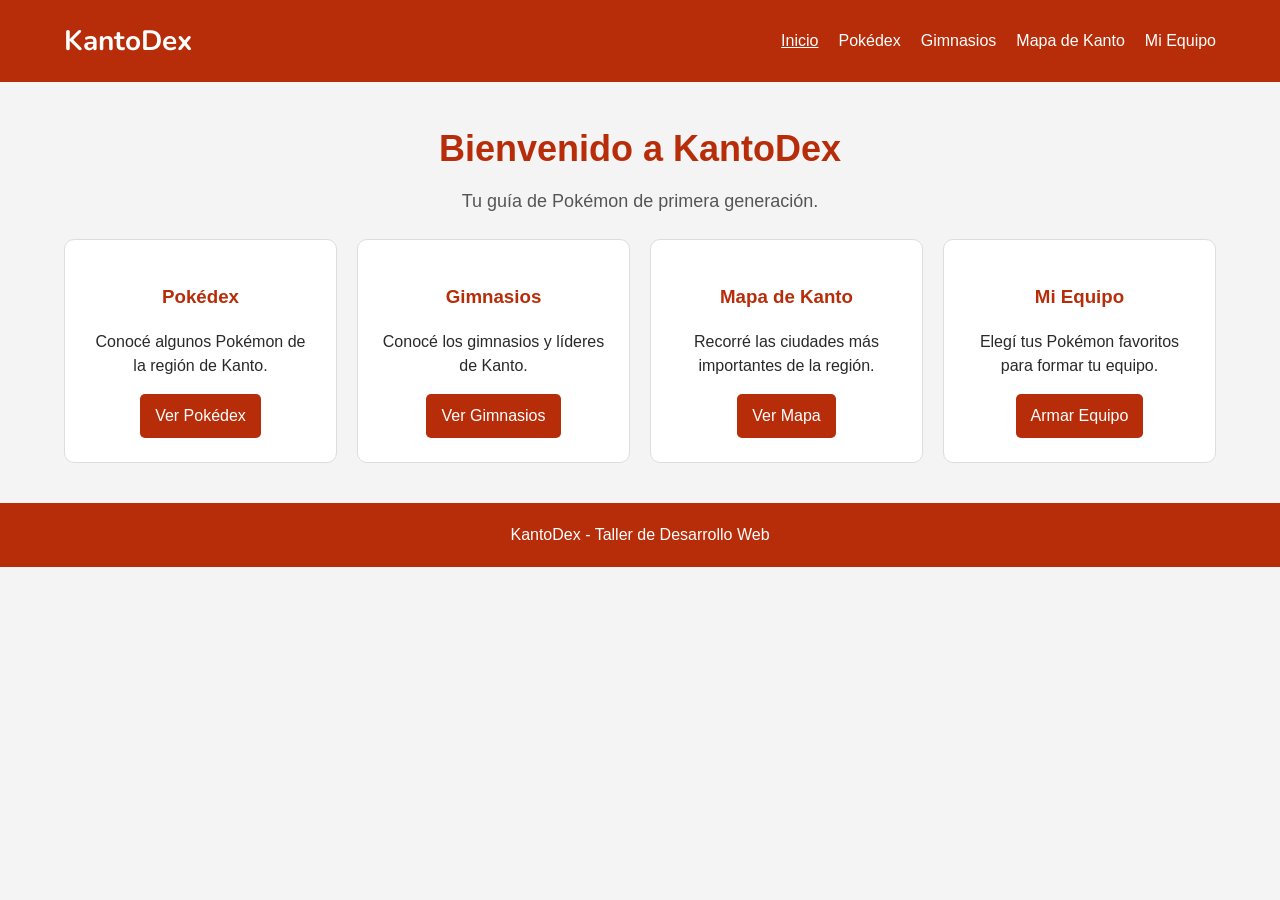
<file: primera-entrega/index.html>
<!DOCTYPE html>
<html lang="es">
    <head>
        <meta charset="UTF-8">
        <meta name="viewport" content="width=device-width, initial-scale=1.0">
        <meta name="author" content="nikoaseff, AlitoBrasca y Aleapx">
        <meta name="description" content="Explorá KantoDex: Pokémon, gimnasios, ciudades de Kanto y tu propio equipo.">
        <meta name="keywords" content="KantoDex, Pokémon, Kanto, Pokédex, gimnasios, equipo">
        <title>
            Inicio - KantoDex
        </title>
        <link rel="icon" type="image/svg+xml" href="imagenes/favicon.svg">
        <link rel="stylesheet" href="https://fonts.googleapis.com/css2?family=Nunito:wght@700&amp;display=swap">
        <link rel="stylesheet" href="css/style.css">
    </head>
    <body>
        <header>
            <h1>
                KantoDex
            </h1>
            <nav>
                <a href="index.html" aria-current="page">
                    Inicio
                </a>
                <a href="pokedex.html">
                    Pokédex
                </a>
                <a href="gimnasios.html">
                    Gimnasios
                </a>
                <a href="mapa.html">
                    Mapa de Kanto
                </a>
                <a href="equipo.html">
                    Mi Equipo
                </a>
            </nav>
        </header>
        <main>
            <div class="contenido">
            <section class="presentacion">
                <h2>
                    Bienvenido a KantoDex
                </h2>
                <p>
                    Tu guía de Pokémon de primera generación.
                </p>
            </section>
            <section class="operaciones">
                <div class="tarjeta">
                    <h3>
                        Pokédex
                    </h3>
                    <p>
                        Conocé algunos Pokémon de la región de Kanto.
                    </p>
                    <a href="pokedex.html">
                        Ver Pokédex
                    </a>
                </div>
                <div class="tarjeta">
                    <h3>
                        Gimnasios
                    </h3>
                    <p>
                        Conocé los gimnasios y líderes de Kanto.
                    </p>
                    <a href="gimnasios.html">
                        Ver Gimnasios
                    </a>
                </div>
                <div class="tarjeta">
                    <h3>
                        Mapa de Kanto
                    </h3>
                    <p>
                        Recorré las ciudades más importantes de la región.
                    </p>
                    <a href="mapa.html">
                        Ver Mapa
                    </a>
                </div>
                <div class="tarjeta">
                    <h3>
                        Mi Equipo
                    </h3>
                    <p>
                        Elegí tus Pokémon favoritos para formar tu equipo.
                    </p>
                    <a href="equipo.html">
                        Armar Equipo
                    </a>
                </div>
            </section>
            </div>
        </main>
        <footer>
            <p>
                KantoDex - Taller de Desarrollo Web
            </p>
        </footer>
    </body>
</html>
</file>
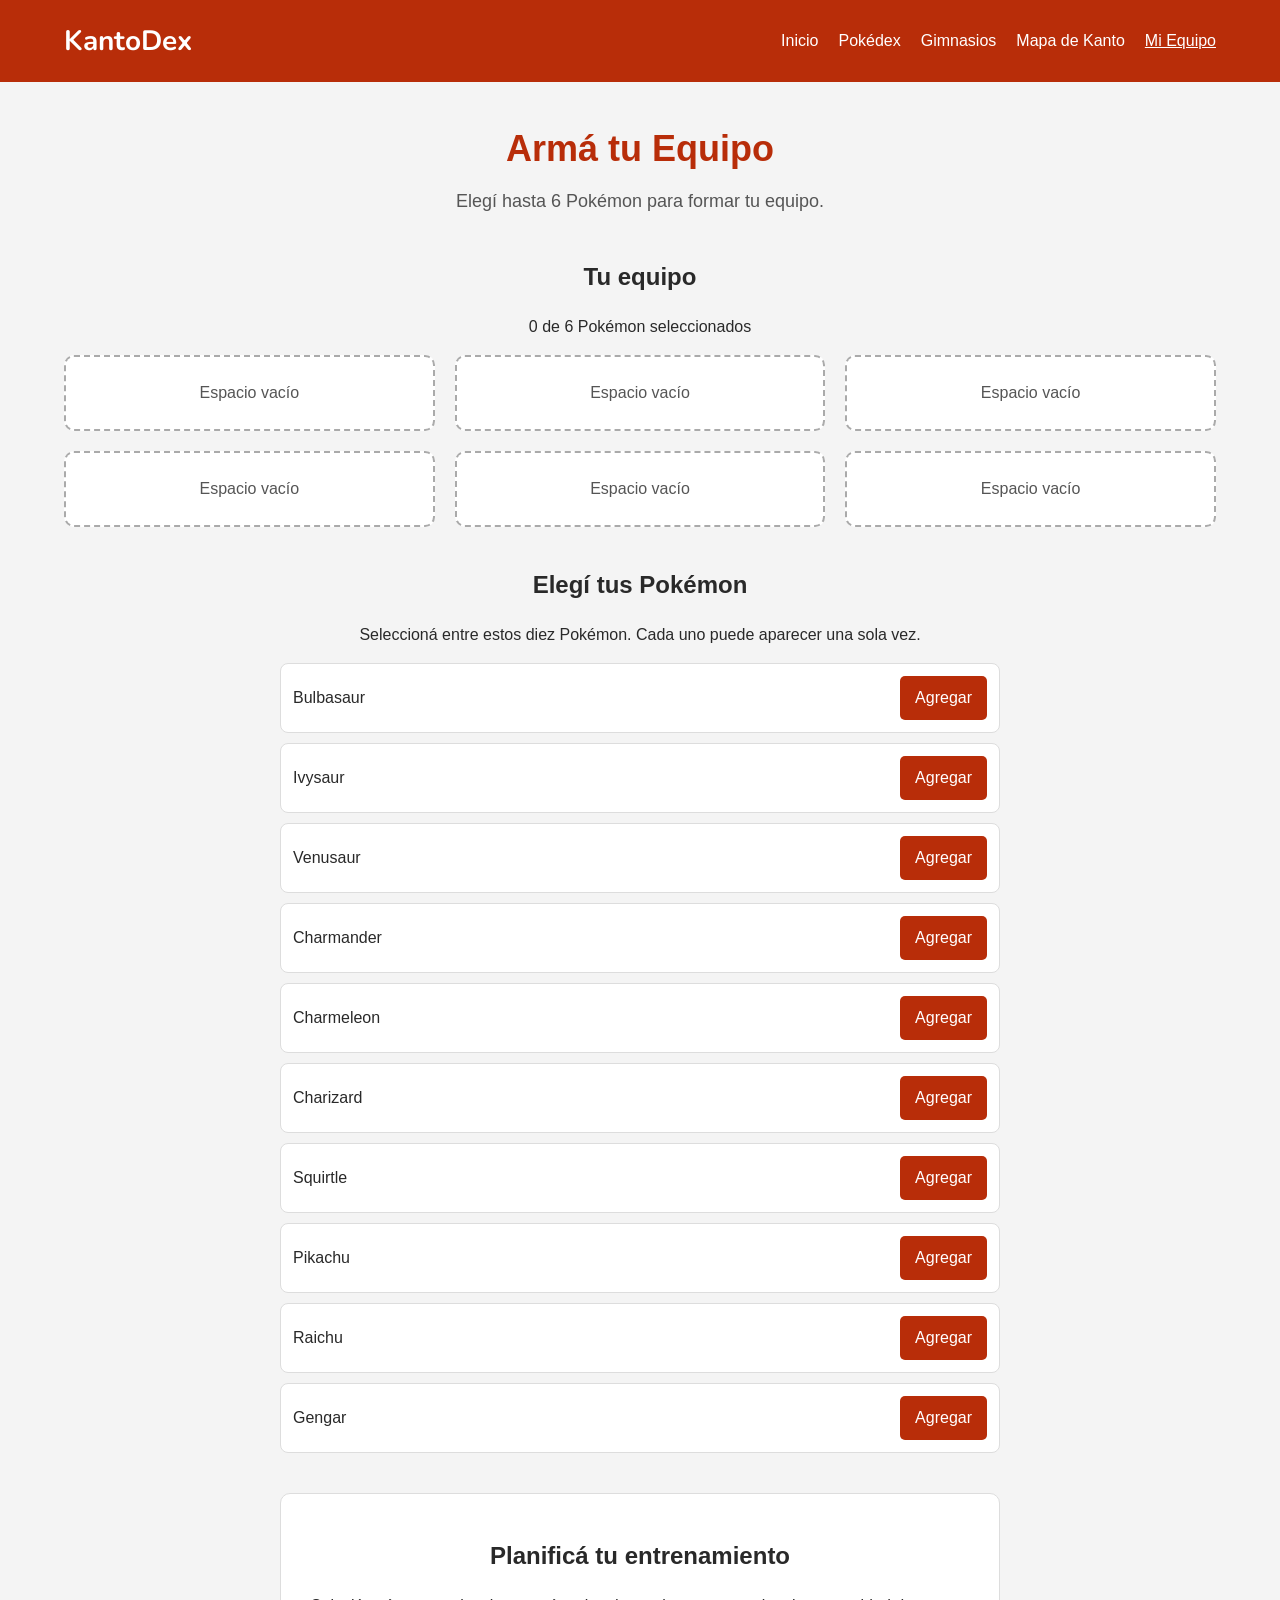
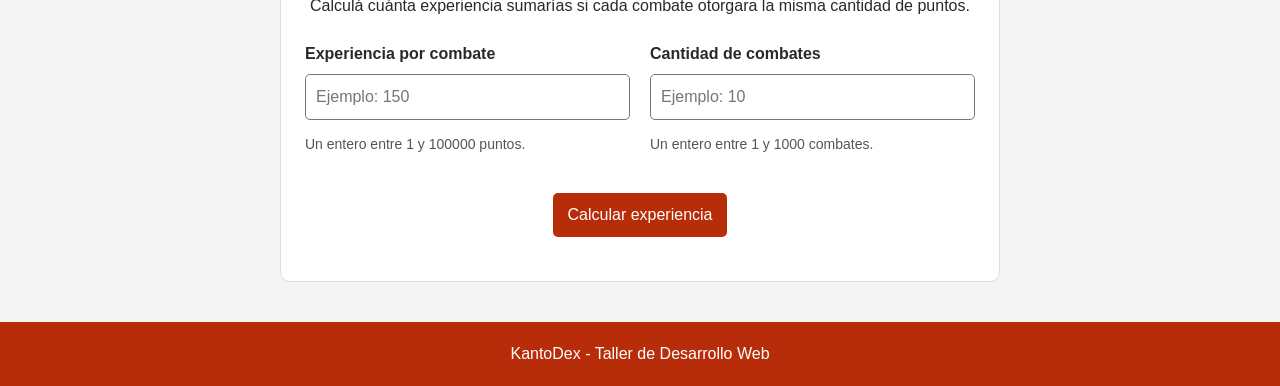
<file: primera-entrega/equipo.html>
<!DOCTYPE html>
<html lang="es">
    <head>
        <meta charset="UTF-8">
        <meta name="viewport" content="width=device-width, initial-scale=1.0">
        <meta name="author" content="nikoaseff, AlitoBrasca y Aleapx">
        <meta name="description" content="Elegí hasta seis Pokémon diferentes y guardá tu equipo en el navegador.">
        <meta name="keywords" content="KantoDex, Pokémon, Kanto, Pokédex, gimnasios, equipo">
        <title>
            Mi Equipo - KantoDex
        </title>
        <link rel="icon" type="image/svg+xml" href="imagenes/favicon.svg">
        <link rel="stylesheet" href="https://fonts.googleapis.com/css2?family=Nunito:wght@700&amp;display=swap">
        <link rel="stylesheet" href="css/style.css">
    </head>
    <body onload="cargarEquipo()">
        <header>
            <h1>
                KantoDex
            </h1>
            <nav>
                <a href="index.html">
                    Inicio
                </a>
                <a href="pokedex.html">
                    Pokédex
                </a>
                <a href="gimnasios.html">
                    Gimnasios
                </a>
                <a href="mapa.html">
                    Mapa de Kanto
                </a>
                <a href="equipo.html" aria-current="page">
                    Mi Equipo
                </a>
            </nav>
        </header>
        <main>
            <div class="contenido">
            <section class="presentacion">
                <h2>
                    Armá tu Equipo
                </h2>
                <p>
                    Elegí hasta 6 Pokémon para formar tu equipo.
                </p>
            </section>
            <section class="equipo">
                <h2>
                    Tu equipo
                </h2>
                <p id="cantidadEquipo" role="status" aria-live="polite">
                </p>
                <div class="slots-equipo">
                    <div class="slot">
                        Espacio vacío
                    </div>
                    <div class="slot">
                        Espacio vacío
                    </div>
                    <div class="slot">
                        Espacio vacío
                    </div>
                    <div class="slot">
                        Espacio vacío
                    </div>
                    <div class="slot">
                        Espacio vacío
                    </div>
                    <div class="slot">
                        Espacio vacío
                    </div>
                </div>
            </section>
            <section class="seleccion-pokemon">
                <h2>
                    Elegí tus Pokémon
                </h2>
                <p>
                    Seleccioná entre estos diez Pokémon. Cada uno puede aparecer una sola vez.
                </p>
                <div class="lista-seleccion">
                    <div class="pokemon-seleccion">
                        <span>
                            Bulbasaur
                        </span>
                        <button type="button" onclick="agregarPokemon('Bulbasaur')">
                            Agregar
                        </button>
                    </div>
                    <div class="pokemon-seleccion">
                        <span>
                            Ivysaur
                        </span>
                        <button type="button" onclick="agregarPokemon('Ivysaur')">
                            Agregar
                        </button>
                    </div>
                    <div class="pokemon-seleccion">
                        <span>
                            Venusaur
                        </span>
                        <button type="button" onclick="agregarPokemon('Venusaur')">
                            Agregar
                        </button>
                    </div>
                    <div class="pokemon-seleccion">
                        <span>
                            Charmander
                        </span>
                        <button type="button" onclick="agregarPokemon('Charmander')">
                            Agregar
                        </button>
                    </div>
                    <div class="pokemon-seleccion">
                        <span>
                            Charmeleon
                        </span>
                        <button type="button" onclick="agregarPokemon('Charmeleon')">
                            Agregar
                        </button>
                    </div>
                    <div class="pokemon-seleccion">
                        <span>
                            Charizard
                        </span>
                        <button type="button" onclick="agregarPokemon('Charizard')">
                            Agregar
                        </button>
                    </div>
                    <div class="pokemon-seleccion">
                        <span>
                            Squirtle
                        </span>
                        <button type="button" onclick="agregarPokemon('Squirtle')">
                            Agregar
                        </button>
                    </div>
                    <div class="pokemon-seleccion">
                        <span>
                            Pikachu
                        </span>
                        <button type="button" onclick="agregarPokemon('Pikachu')">
                            Agregar
                        </button>
                    </div>
                    <div class="pokemon-seleccion">
                        <span>
                            Raichu
                        </span>
                        <button type="button" onclick="agregarPokemon('Raichu')">
                            Agregar
                        </button>
                    </div>
                    <div class="pokemon-seleccion">
                        <span>
                            Gengar
                        </span>
                        <button type="button" onclick="agregarPokemon('Gengar')">
                            Agregar
                        </button>
                    </div>
                </div>
            </section>
            <section class="calculadora" aria-labelledby="tituloCalculo">
                <h2 id="tituloCalculo">
                    Planificá tu entrenamiento
                </h2>
                <p>
                    Calculá cuánta experiencia sumarías si cada combate otorgara la misma cantidad de puntos.
                </p>
                <form onsubmit="calcularExperiencia(event)" novalidate="">
                    <div class="campos-calculo">
                        <div>
                            <label for="experienciaCombate">
                                Experiencia por combate
                            </label>
                            <input type="number" id="experienciaCombate" min="1" max="100000" step="1" required="" placeholder="Ejemplo: 150" aria-describedby="ayudaExperiencia errorCalculo">
                            <p class="ayuda" id="ayudaExperiencia">
                                Un entero entre 1 y 100000 puntos.
                            </p>
                        </div>
                        <div>
                            <label for="cantidadCombates">
                                Cantidad de combates
                            </label>
                            <input type="number" id="cantidadCombates" min="1" max="1000" step="1" required="" placeholder="Ejemplo: 10" aria-describedby="ayudaCombates errorCalculo">
                            <p class="ayuda" id="ayudaCombates">
                                Un entero entre 1 y 1000 combates.
                            </p>
                        </div>
                    </div>
                    <button type="submit">
                        Calcular experiencia
                    </button>
                    <p class="error" id="errorCalculo" role="alert">
                    </p>
                    <output class="resultado" id="resultadoExperiencia" for="experienciaCombate cantidadCombates" aria-live="polite">
                    </output>
                </form>
            </section>
            </div>
        </main>
        <footer>
            <p>
                KantoDex - Taller de Desarrollo Web
            </p>
        </footer>
        <script src="js/equipo.js">
        </script>
    </body>
</html>
</file>
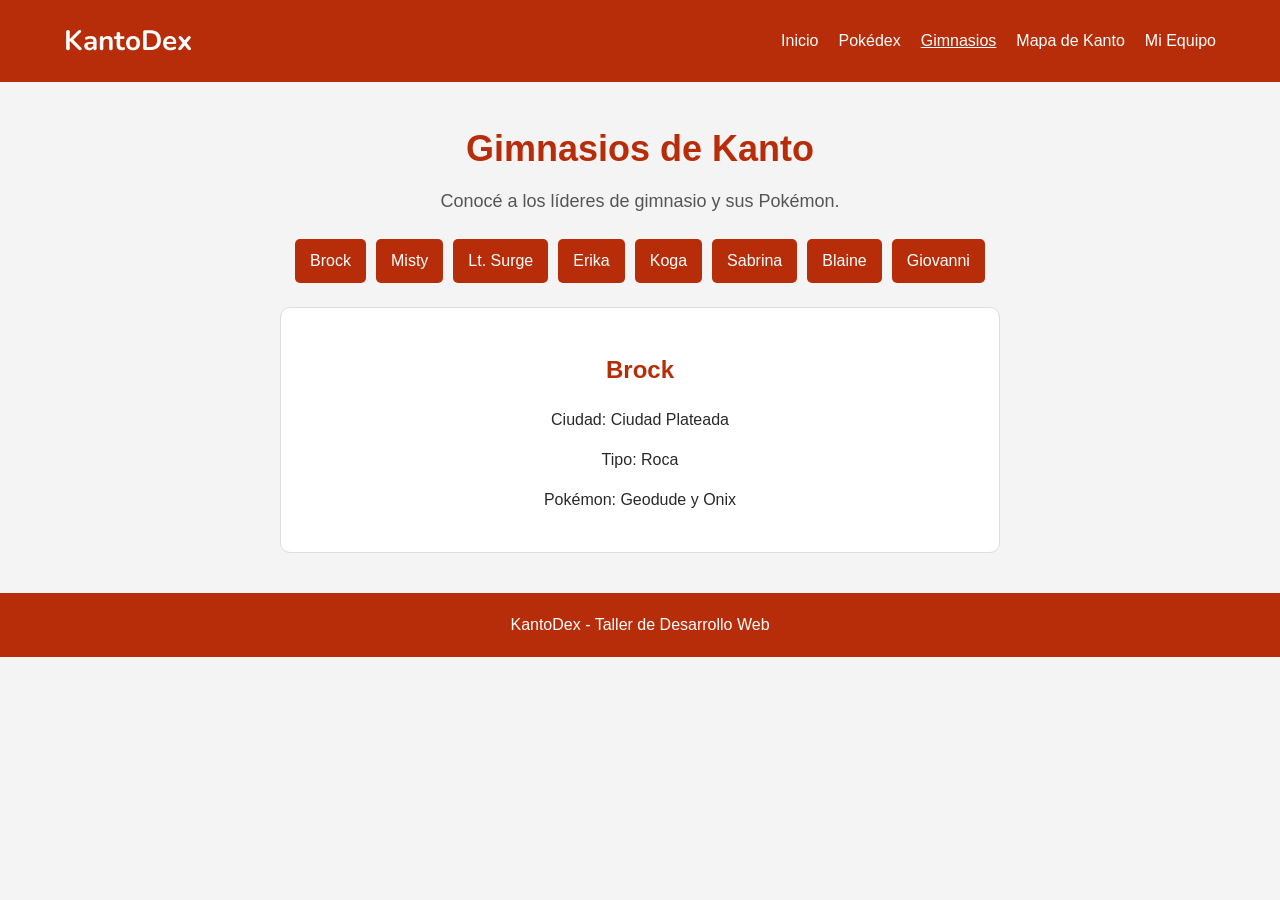
<file: primera-entrega/gimnasios.html>
<!DOCTYPE html>
<html lang="es">
    <head>
        <meta charset="UTF-8">
        <meta name="viewport" content="width=device-width, initial-scale=1.0">
        <meta name="author" content="nikoaseff, AlitoBrasca y Aleapx">
        <meta name="description" content="Conocé los ocho líderes de gimnasio de Kanto, sus ciudades y sus Pokémon.">
        <meta name="keywords" content="KantoDex, Pokémon, Kanto, Pokédex, gimnasios, equipo">
        <title>
            Gimnasios - KantoDex
        </title>
        <link rel="icon" type="image/svg+xml" href="imagenes/favicon.svg">
        <link rel="stylesheet" href="https://fonts.googleapis.com/css2?family=Nunito:wght@700&amp;display=swap">
        <link rel="stylesheet" href="css/style.css">
    </head>
    <body>
        <header>
            <h1>
                KantoDex
            </h1>
            <nav>
                <a href="index.html">
                    Inicio
                </a>
                <a href="pokedex.html">
                    Pokédex
                </a>
                <a href="gimnasios.html" aria-current="page">
                    Gimnasios
                </a>
                <a href="mapa.html">
                    Mapa de Kanto
                </a>
                <a href="equipo.html">
                    Mi Equipo
                </a>
            </nav>
        </header>
        <main>
            <div class="contenido">
            <section class="presentacion">
                <h2>
                    Gimnasios de Kanto
                </h2>
                <p>
                    Conocé a los líderes de gimnasio y sus Pokémon.
                </p>
            </section>
            <section class="botones-gimnasios">
                <button type="button" onclick="mostrarGimnasio(0)">
                    Brock
                </button>
                <button type="button" onclick="mostrarGimnasio(1)">
                    Misty
                </button>
                <button type="button" onclick="mostrarGimnasio(2)">
                    Lt. Surge
                </button>
                <button type="button" onclick="mostrarGimnasio(3)">
                    Erika
                </button>
                <button type="button" onclick="mostrarGimnasio(4)">
                    Koga
                </button>
                <button type="button" onclick="mostrarGimnasio(5)">
                    Sabrina
                </button>
                <button type="button" onclick="mostrarGimnasio(6)">
                    Blaine
                </button>
                <button type="button" onclick="mostrarGimnasio(7)">
                    Giovanni
                </button>
            </section>
            <section class="info-gimnasio" id="infoGimnasio" aria-live="polite">
            </section>
            </div>
        </main>
        <footer>
            <p>
                KantoDex - Taller de Desarrollo Web
            </p>
        </footer>
        <script src="js/gimnasios.js">
        </script>
    </body>
</html>
</file>
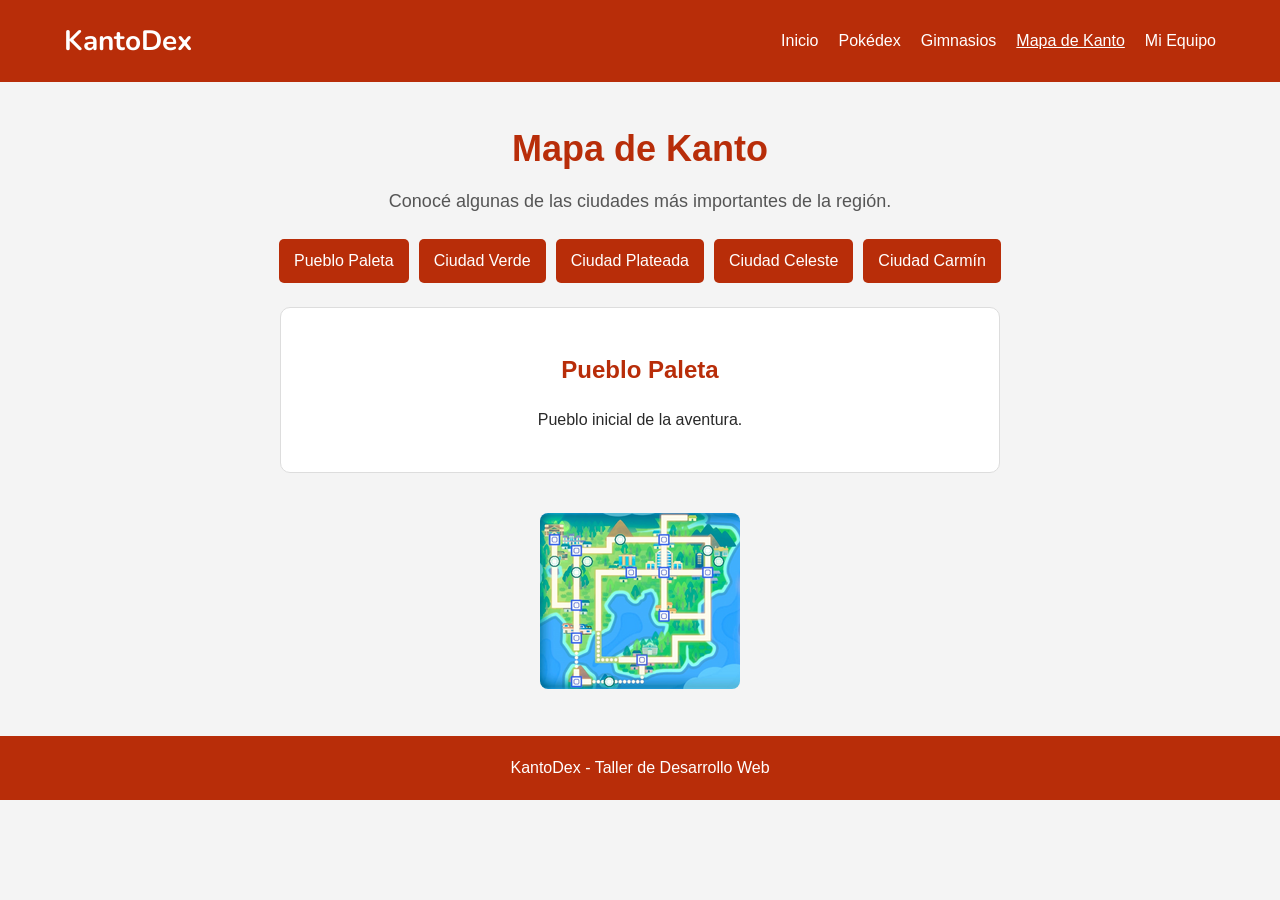
<file: primera-entrega/mapa.html>
<!DOCTYPE html>
<html lang="es">
    <head>
        <meta charset="UTF-8">
        <meta name="viewport" content="width=device-width, initial-scale=1.0">
        <meta name="author" content="nikoaseff, AlitoBrasca y Aleapx">
        <meta name="description" content="Explorá el mapa de Kanto y consultá información sobre algunas de sus ciudades.">
        <meta name="keywords" content="KantoDex, Pokémon, Kanto, Pokédex, gimnasios, equipo">
        <title>
            Mapa de Kanto - KantoDex
        </title>
        <link rel="icon" type="image/svg+xml" href="imagenes/favicon.svg">
        <link rel="stylesheet" href="https://fonts.googleapis.com/css2?family=Nunito:wght@700&amp;display=swap">
        <link rel="stylesheet" href="css/style.css">
    </head>
    <body>
        <header>
            <h1>
                KantoDex
            </h1>
            <nav>
                <a href="index.html">
                    Inicio
                </a>
                <a href="pokedex.html">
                    Pokédex
                </a>
                <a href="gimnasios.html">
                    Gimnasios
                </a>
                <a href="mapa.html" aria-current="page">
                    Mapa de Kanto
                </a>
                <a href="equipo.html">
                    Mi Equipo
                </a>
            </nav>
        </header>
        <main>
            <div class="contenido">
            <section class="presentacion">
                <h2>
                    Mapa de Kanto
                </h2>
                <p>
                    Conocé algunas de las ciudades más importantes de la región.
                </p>
            </section>
            <section class="botones-ciudades">
                <button type="button" onclick="mostrarCiudad(0)">
                    Pueblo Paleta
                </button>
                <button type="button" onclick="mostrarCiudad(1)">
                    Ciudad Verde
                </button>
                <button type="button" onclick="mostrarCiudad(2)">
                    Ciudad Plateada
                </button>
                <button type="button" onclick="mostrarCiudad(3)">
                    Ciudad Celeste
                </button>
                <button type="button" onclick="mostrarCiudad(4)">
                    Ciudad Carmín
                </button>
            </section>
            <section class="info-ciudad" id="infoCiudad" aria-live="polite">
            </section>
            <section class="mapa-imagen">
                <img src="imagenes/mapa.png" alt="Mapa de Kanto">
            </section>
            </div>
        </main>
        <footer>
            <p>
                KantoDex - Taller de Desarrollo Web
            </p>
        </footer>
        <script src="js/mapa.js">
        </script>
    </body>
</html>
</file>
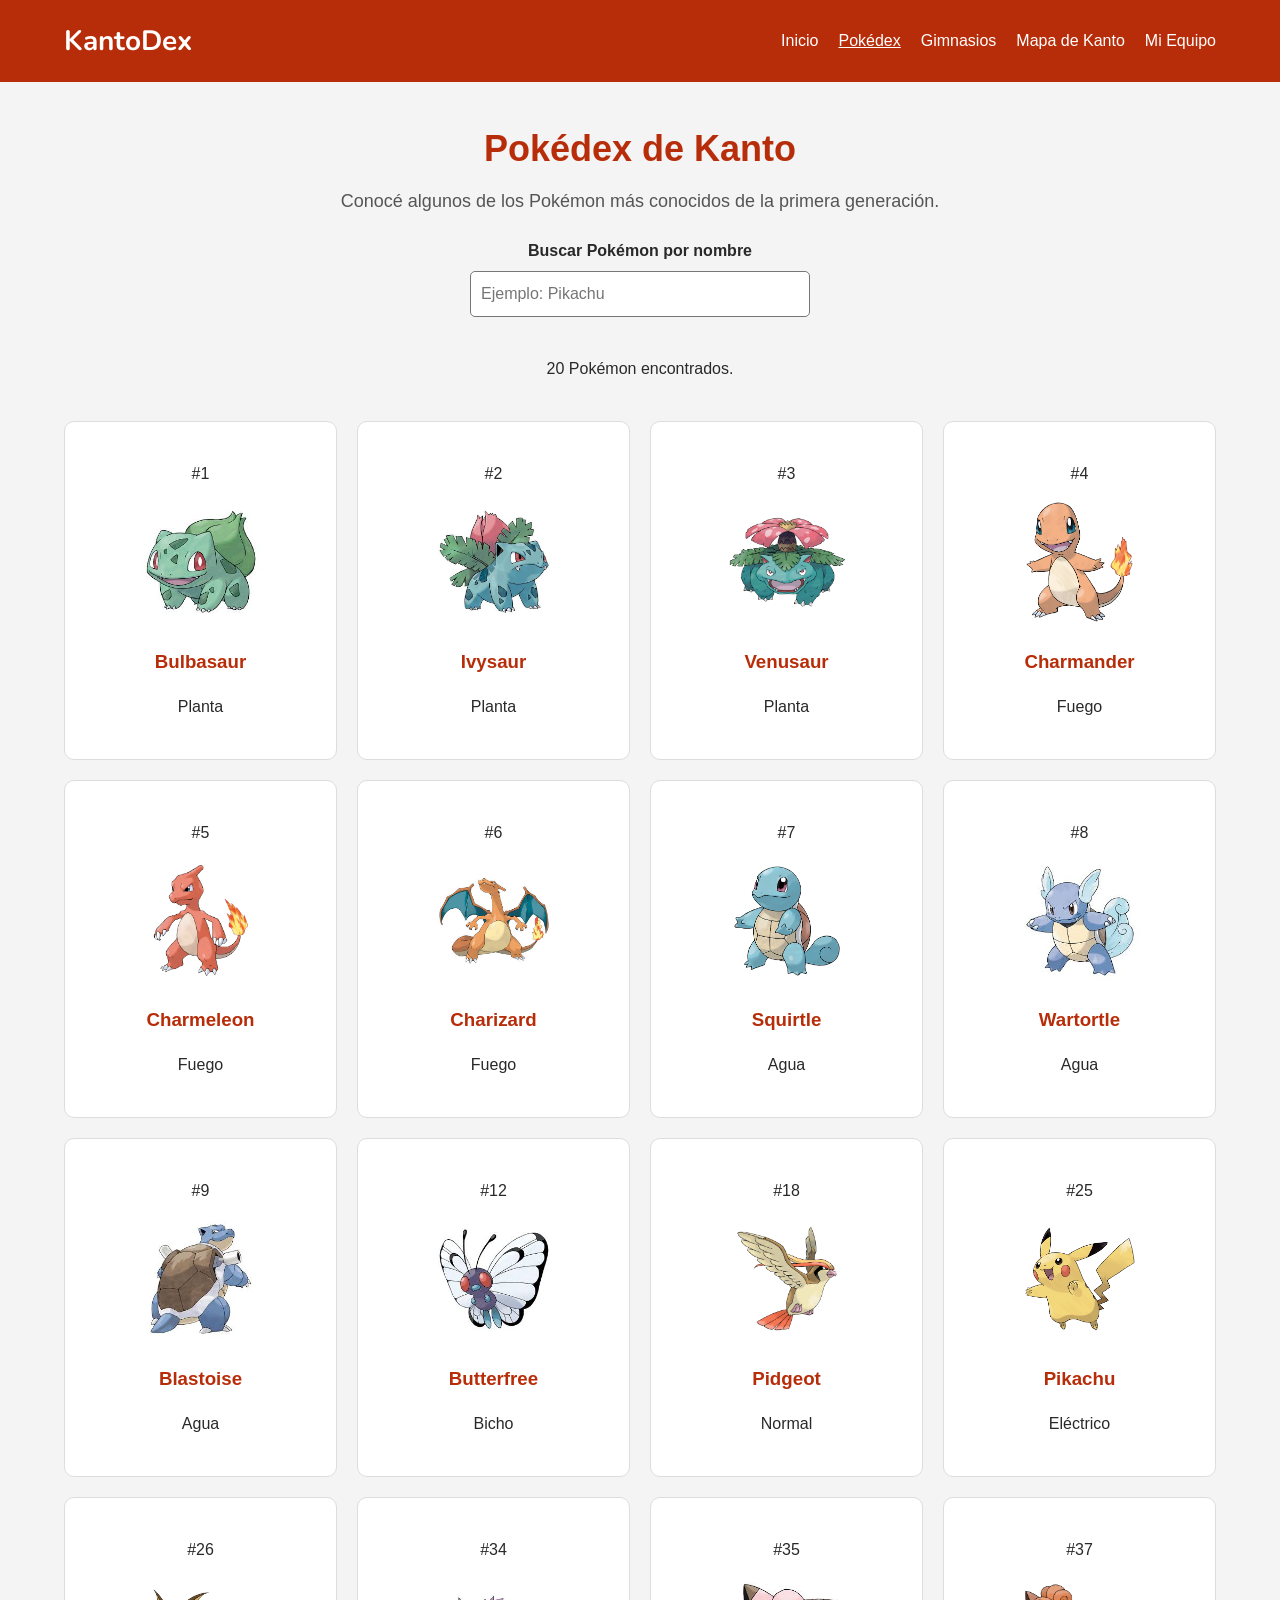
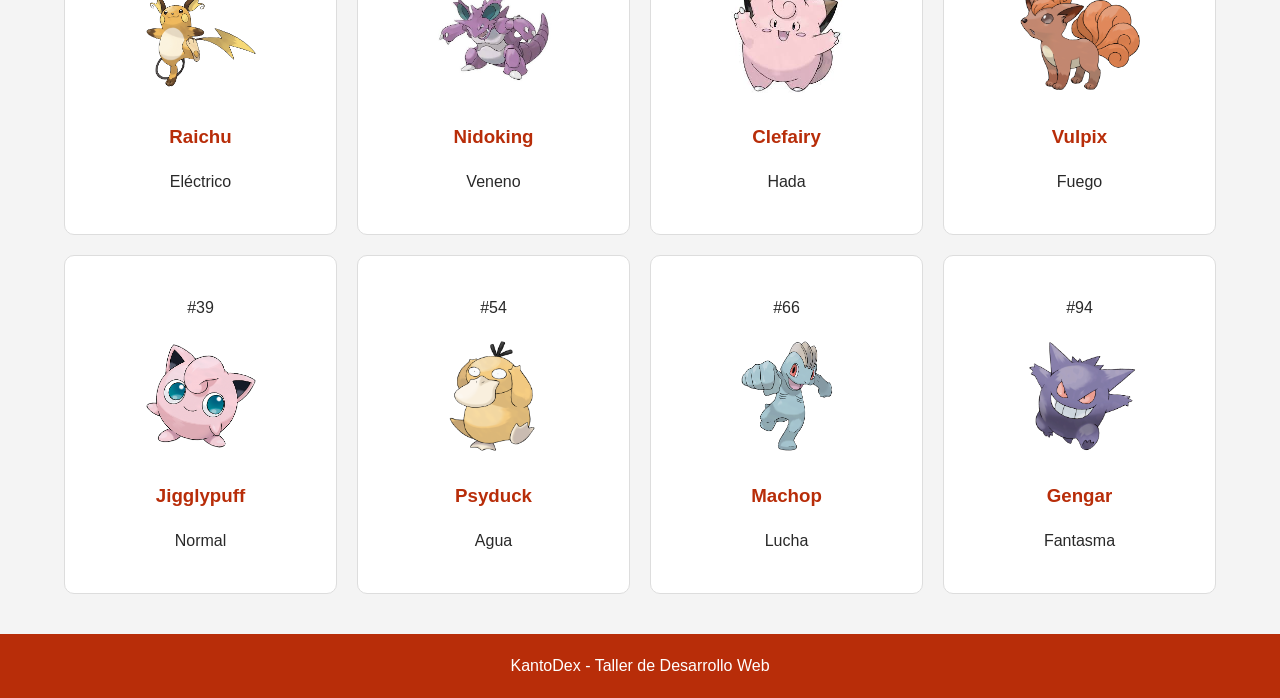
<file: primera-entrega/pokedex.html>
<!DOCTYPE html>
<html lang="es">
    <head>
        <meta charset="UTF-8">
        <meta name="viewport" content="width=device-width, initial-scale=1.0">
        <meta name="author" content="nikoaseff, AlitoBrasca y Aleapx">
        <meta name="description" content="Buscá Pokémon de Kanto por nombre y conocé su número y tipo.">
        <meta name="keywords" content="KantoDex, Pokémon, Kanto, Pokédex, gimnasios, equipo">
        <title>
            Pokédex - KantoDex
        </title>
        <link rel="icon" type="image/svg+xml" href="imagenes/favicon.svg">
        <link rel="stylesheet" href="https://fonts.googleapis.com/css2?family=Nunito:wght@700&amp;display=swap">
        <link rel="stylesheet" href="css/style.css">
    </head>
    <body>
        <header>
            <h1>
                KantoDex
            </h1>
            <nav>
                <a href="index.html">
                    Inicio
                </a>
                <a href="pokedex.html" aria-current="page">
                    Pokédex
                </a>
                <a href="gimnasios.html">
                    Gimnasios
                </a>
                <a href="mapa.html">
                    Mapa de Kanto
                </a>
                <a href="equipo.html">
                    Mi Equipo
                </a>
            </nav>
        </header>
        <main>
            <div class="contenido">
            <section class="presentacion">
                <h2>
                    Pokédex de Kanto
                </h2>
                <p>
                    Conocé algunos de los Pokémon más conocidos de la primera generación.
                </p>
            </section>
            <section class="buscador">
                <label for="buscarPokemon">
                    Buscar Pokémon por nombre
                </label>
                <input type="text" id="buscarPokemon" size="30" maxlength="30" placeholder="Ejemplo: Pikachu" oninput="buscar()">
            </section>
            <p class="buscador" id="estadoBusqueda" role="status" aria-live="polite">
            </p>
            <section class="lista-pokemon" id="listaPokemon">
            </section>
            </div>
        </main>
        <footer>
            <p>
                KantoDex - Taller de Desarrollo Web
            </p>
        </footer>
        <script src="js/pokedex.js">
        </script>
    </body>
</html>
</file>
<file: primera-entrega/css/style.css>
* {
    box-sizing: border-box;
}

body {
    margin: 0;
    font-family: Arial, Helvetica, sans-serif;
    line-height: 1.5;
    color: #292929;
    background-color: #f4f4f4;
}

header, footer {
    background-color: #b82d09;
    color: white;
    padding: 20px 5%;
}

header {
    display: flex;
    justify-content: space-between;
    align-items: center;
    flex-wrap: wrap;
    gap: 16px;
}

header h1 {
    margin: 0;
    font-family: "Nunito", Arial, sans-serif;
    font-size: 28px;
}

nav {
    display: flex;
    flex-wrap: wrap;
    gap: 8px 20px;
}

nav a {
    color: white;
    text-decoration: none;
    padding: 4px 0;
}

nav a:hover, nav a[aria-current="page"] {
    text-decoration: underline;
}

a:focus-visible, button:focus-visible, input:focus-visible {
    outline: 3px solid #006d9c;
    outline-offset: 4px;
}

nav a:focus-visible {
    outline-color: white;
}

.presentacion {
    text-align: center;
    padding: 40px 5% 24px;
}

.presentacion h2 {
    font-size: 36px;
    margin: 0 0 12px;
    color: #b82d09;
}

.presentacion p {
    max-width: 680px;
    margin: 0 auto;
    font-size: 18px;
    color: #555;
}

.operaciones, .lista-pokemon, .equipo, .seleccion-pokemon {
    width: 90%;
    max-width: 1200px;
    margin: 0 auto 40px;
}

.operaciones, .lista-pokemon, .slots-equipo {
    display: grid;
    gap: 20px;
}

.operaciones, .lista-pokemon {
    grid-template-columns: repeat(4, minmax(0, 1fr));
}

.slots-equipo {
    grid-template-columns: repeat(3, minmax(0, 1fr));
}

.tarjeta, .pokemon-card, .slot, .info-gimnasio, .info-ciudad, .calculadora {
    min-width: 0;
    padding: 24px;
    background-color: white;
    border: 1px solid #ddd;
    border-radius: 10px;
    text-align: center;
}

.tarjeta h3, .pokemon-card h3, .slot h3, .info-gimnasio h2, .info-ciudad h2 {
    color: #b82d09;
}

.tarjeta a, button {
    display: inline-block;
    background-color: #b82d09;
    color: white;
    border: none;
    border-radius: 5px;
    padding: 10px 15px;
    font: inherit;
    text-decoration: none;
    cursor: pointer;
}

.tarjeta a:hover, button:hover {
    background-color: #8e2005;
}

footer, .equipo, .seleccion-pokemon, .buscador, .mapa-imagen {
    text-align: center;
}

footer p {
    margin: 0;
}

.buscador {
    padding: 0 5% 24px;
}

label {
    display: block;
    margin-bottom: 8px;
    font-weight: bold;
}

input {
    max-width: 100%;
    padding: 10px;
    border: 1px solid #777;
    border-radius: 5px;
    font: inherit;
}

#buscarPokemon {
    width: 340px;
    max-width: 100%;
}

.pokemon-card img {
    width: 120px;
    height: 120px;
    max-width: 100%;
    object-fit: contain;
}

.botones-gimnasios, .botones-ciudades {
    display: flex;
    justify-content: center;
    flex-wrap: wrap;
    gap: 10px;
    padding: 0 5%;
    margin-bottom: 24px;
}

.info-gimnasio, .info-ciudad, .calculadora {
    width: 90%;
    max-width: 720px;
    margin: 0 auto 40px;
}

.mapa-imagen {
    padding: 0 5%;
    margin-bottom: 40px;
}

.mapa-imagen img {
    width: 200px;
    max-width: 100%;
    height: auto;
    border-radius: 8px;
}

.slot {
    border: 2px dashed #aaa;
    padding: 24px 12px;
    color: #555;
}

.slot img {
    width: 100px;
    height: 100px;
    max-width: 100%;
    object-fit: contain;
}

.slot h3 {
    margin: 8px 0;
}

.slot button {
    background-color: #555;
}

.slot button:hover {
    background-color: #333;
}

.lista-seleccion {
    max-width: 720px;
    margin: auto;
}

.pokemon-seleccion {
    display: flex;
    justify-content: space-between;
    align-items: center;
    flex-wrap: wrap;
    gap: 12px;
    margin-bottom: 10px;
    padding: 12px;
    border: 1px solid #ddd;
    border-radius: 8px;
    background-color: white;
}

.campos-calculo {
    display: grid;
    grid-template-columns: repeat(2, minmax(0, 1fr));
    gap: 20px;
    margin: 24px 0;
    text-align: left;
}

.campos-calculo input {
    width: 100%;
}

.ayuda {
    color: #555;
    font-size: 14px;
}

.error {
    color: #a11818;
    font-weight: bold;
}

input[aria-invalid="true"] {
    border: 2px solid #a11818;
}

.resultado {
    display: block;
    margin-top: 20px;
    font-weight: bold;
}

@media (max-width: 850px) {
    .operaciones, .lista-pokemon {
        grid-template-columns: repeat(2, minmax(0, 1fr));
    }
}

@media (max-width: 550px) {
    header {
        flex-direction: column;
        text-align: center;
    }

    nav {
        justify-content: center;
    }

    .presentacion h2 {
        font-size: 28px;
    }

    .operaciones, .slots-equipo, .campos-calculo {
        grid-template-columns: minmax(0, 1fr);
    }

    .pokemon-card {
        padding: 12px;
    }
}
</file>
